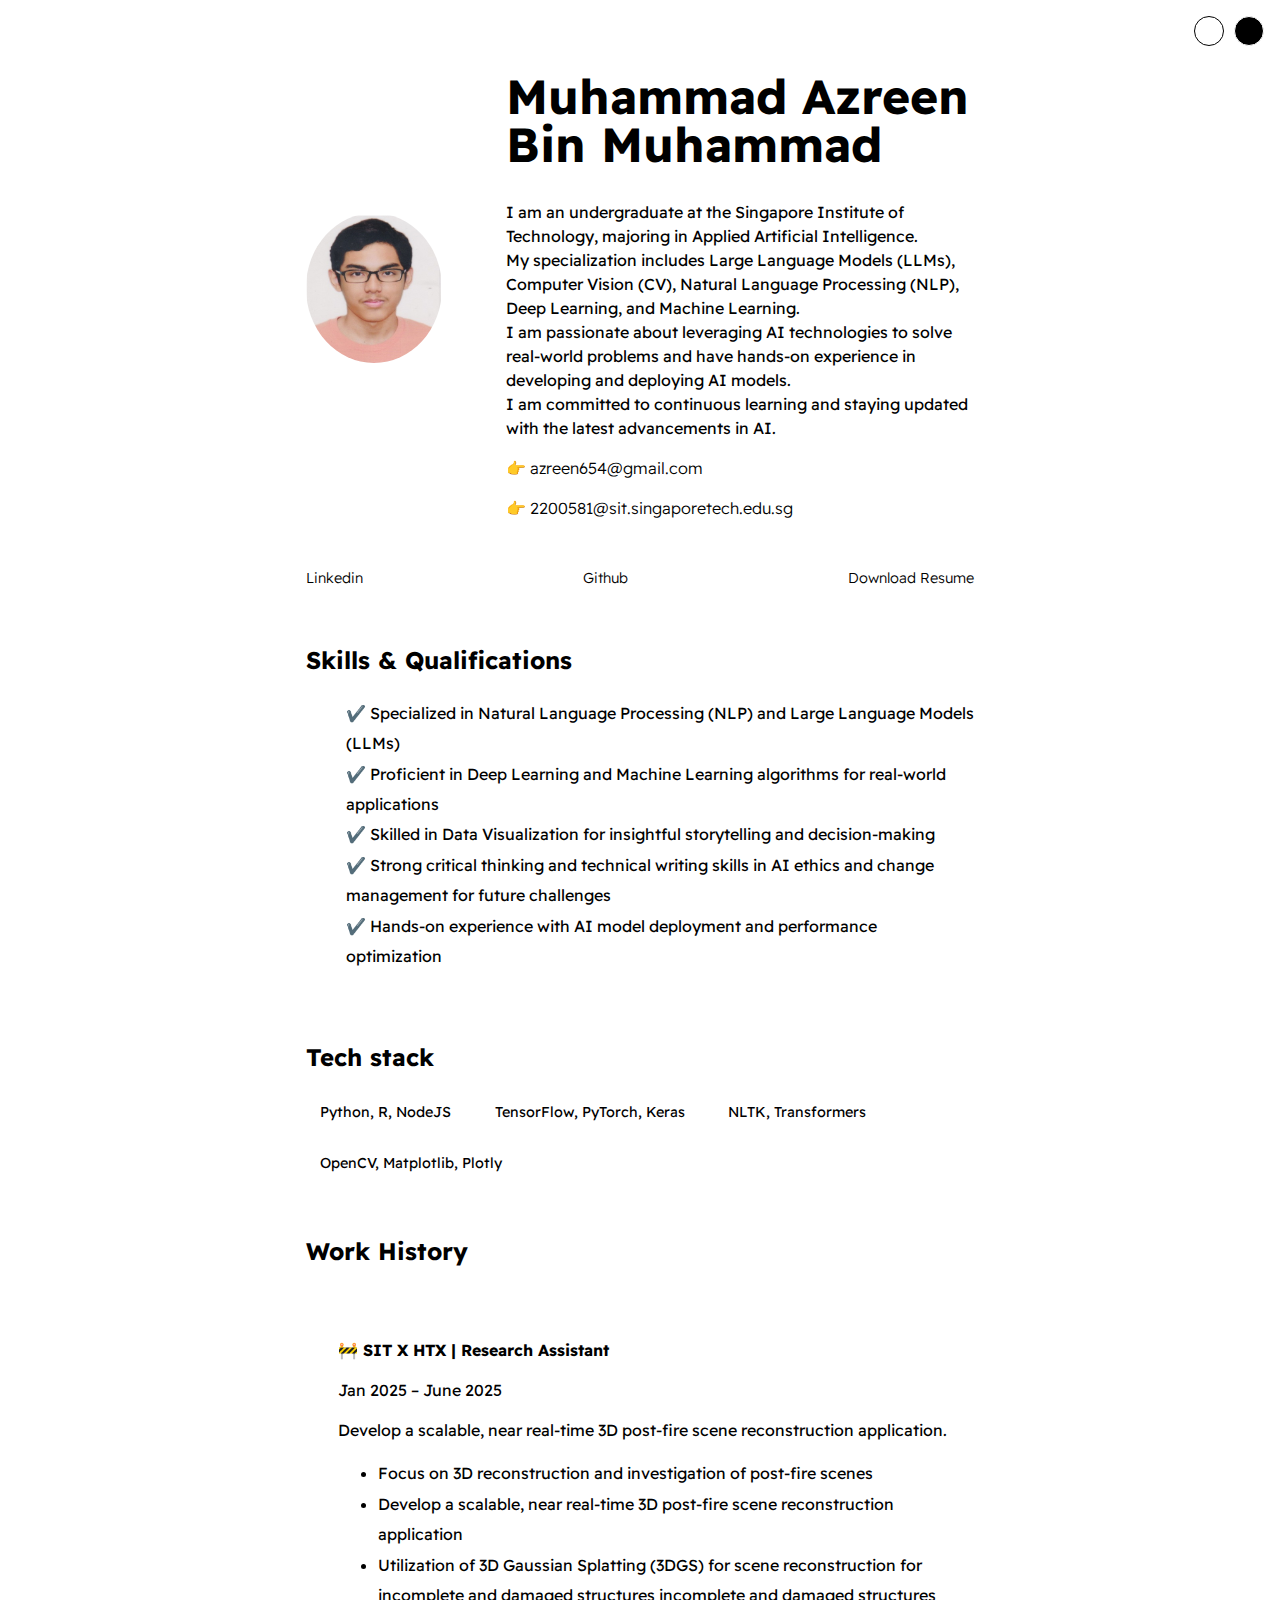
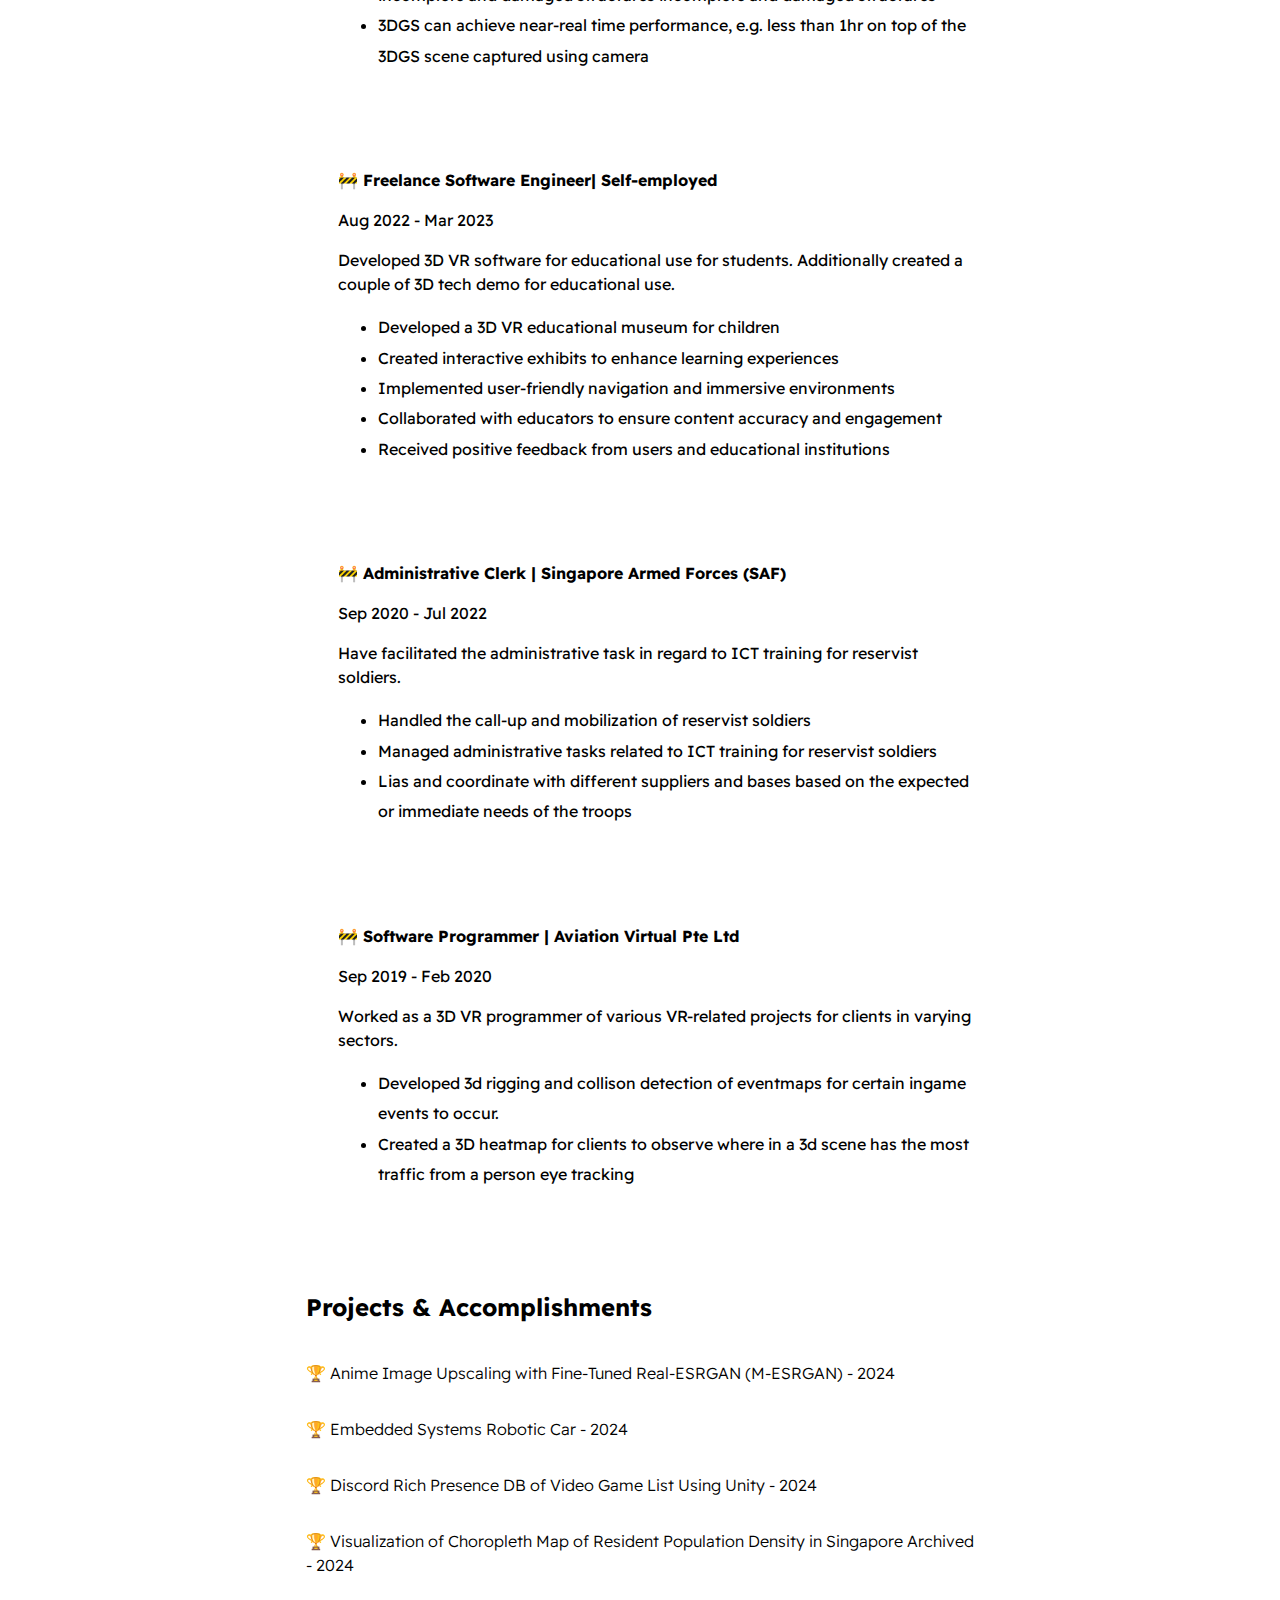
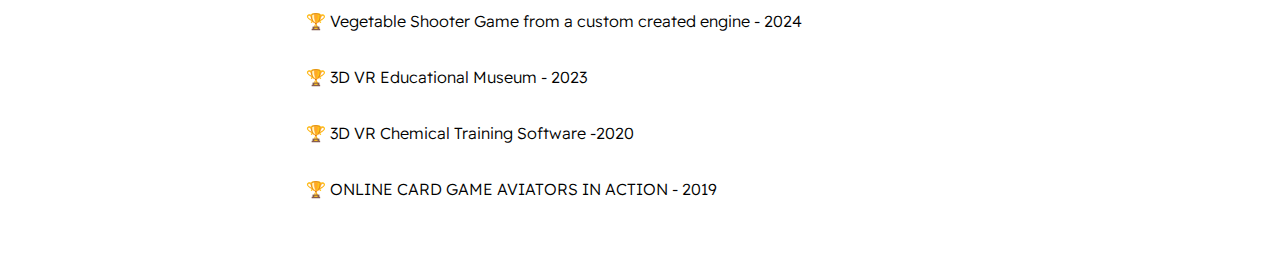
<file: index.html>
<!DOCTYPE html>
<html>
    <head>
        <meta charset="utf-8">
        <meta http-equiv="X-UA-Compatible" content="IE=edge">
        <title>Muhammad Azreen Bin Muhammad</title>
        <meta name="description" content="">
        <meta name="viewport" content="width=device-width, initial-scale=1">
        <link rel="stylesheet" href="./styles/main.css">
        <link rel="stylesheet" href="./styles/theme-switcher.css">
    </head>
    <body>
        <div id="container--main">

            <section id="wrapper--hero" class="section--page">
                <img id="profile-pic" src="./assets/images/profile_pic_azreen_old.png">

                <div>
                    <h1 id="user-name">Muhammad Azreen Bin Muhammad</h1>
                    <p id="bio"></p>
                        I am an undergraduate at the Singapore Institute of Technology, majoring in Applied Artificial Intelligence.<br>
                        My specialization includes Large Language Models (LLMs), Computer Vision (CV), Natural Language Processing (NLP), Deep Learning, and Machine Learning.<br>
                        I am passionate about leveraging AI technologies to solve real-world problems and have hands-on experience in developing and deploying AI models.<br>
                        I am committed to continuous learning and staying updated with the latest advancements in AI.
                    </p>
                    <p id="email">👉 <a href="mailto:azreen654@gmail.com">azreen654@gmail.com</a>
                    <p id="email">👉 <a href="mailto:2200581@sit.singaporetech.edu.sg">2200581@sit.singaporetech.edu.sg</a></p>
                </div>  
            </section>

            <section class="section--page">
        
                <div id="socials--list">
                    <a href="https://www.linkedin.com/in/muhammad-azreen/" target="_blank">Linkedin</a>
                    <a href="https://github.com/The1Azreen" target="_blank">Github</a>
                    <a href="./assets/Resume_Muhammad_Azreen_Bin_Muhammad.pdf" target="_blank">Download Resume</a>
                </div>
            </section>

            <section class="section--page">
                <h2>Skills & Qualifications</h2>
                <ul id="qualifications--list">
                    <li>✔️ Specialized in Natural Language Processing (NLP) and Large Language Models (LLMs)</li>
                    <li>✔️ Proficient in Deep Learning and Machine Learning algorithms for real-world applications</li>
                    <li>✔️ Skilled in Data Visualization for insightful storytelling and decision-making</li>
                    <li>✔️ Strong critical thinking and technical writing skills in AI ethics and change management for future challenges</li>
                    <li>✔️ Hands-on experience with AI model deployment and performance optimization</li>
                </ul>
            </section>

            <section class="section--page">
                <h2>Tech stack</h2>

                <div id="wrapper--techstack__items">
                    <div class="card--techstack"><span>Python, R, NodeJS</span></div>
                    <div class="card--techstack"><span>TensorFlow, PyTorch, Keras</span></div>
                    <div class="card--techstack"><span>NLTK, Transformers</span></div>
                    <div class="card--techstack"><span>OpenCV, Matplotlib, Plotly</span></div>
                </div>
            </section>

            <section id="work-history-wrapper" class="section--page">
                <h2>Work History</h2>

                <div class="line-break"></div>

                <div class="card--work-history">
                    <strong>🚧 SIT X HTX | Research Assistant</strong>
                    <p>Jan 2025 – June 2025</p>
                    <p>Develop a scalable, near real-time 3D post-fire scene reconstruction application.</p>
                    <ul>
                        <li>Focus on 3D reconstruction and investigation of post-fire scenes</li>
                        <li>Develop a scalable, near real-time 3D post-fire scene reconstruction application</li>
                        <li>Utilization of 3D Gaussian Splatting (3DGS) for scene reconstruction for incomplete and damaged structures
                            incomplete and damaged structures</li>
                        <li>3DGS can achieve near-real time performance, e.g. less than 1hr on top of the 3DGS scene captured using camera</li>
                    </ul>
                </div>


                <div class="line-break"></div>

                <div class="card--work-history">
                    <strong>🚧 Freelance Software Engineer| Self-employed</strong>
                    <p>Aug 2022 - Mar 2023</p>
                    <p>Developed 3D VR software for educational use for students. Additionally created a couple of 3D tech demo for educational use.</p>
                    <ul>
                        <li>Developed a 3D VR educational museum for children</li>
                        <li>Created interactive exhibits to enhance learning experiences</li>
                        <li>Implemented user-friendly navigation and immersive environments</li>
                        <li>Collaborated with educators to ensure content accuracy and engagement</li>
                        <li>Received positive feedback from users and educational institutions</li>
                    </ul>
                </div>

                <div class="line-break"></div>
                

                <div class="card--work-history">
                    <strong>🚧 Administrative Clerk | Singapore Armed Forces (SAF) </strong>
                    <p>Sep 2020 - Jul 2022</p>
                    <p>Have facilitated the administrative task in regard to ICT training for reservist soldiers.</p>
                    <ul>
                        <li>Handled the call-up and mobilization of reservist soldiers</li>
                        <li>Managed administrative tasks related to ICT training for reservist soldiers</li>
                        <li>Lias and coordinate with different suppliers and bases based on the expected or immediate needs of the troops </li>
                    </ul>
                </div>

                <div class="line-break"></div>

                <div class="card--work-history">
                    <strong>🚧 Software Programmer | Aviation Virtual Pte Ltd</strong>
                    <p>Sep 2019 - Feb 2020</p>
                    <p>Worked as a 3D VR programmer of various VR-related projects for clients in varying sectors.</p>
                    <ul>
                        <li>Developed 3d rigging and collison detection of eventmaps for certain ingame events to occur.</li>
                        <li>Created a 3D heatmap for clients to observe where in a 3d scene has the most traffic from a person eye tracking</li>
                    </ul>
                </div>
            </section>

            <section class="section--page">
                <h2>Projects & Accomplishments</h2>

                <div class="card--project">
                    <a href="project8.html"><span>🏆 </span>Anime Image Upscaling with Fine-Tuned Real-ESRGAN (M-ESRGAN) - 2024</a>
                </div> 

                <div class="card--project">
                    <a href="project7.html"><span>🏆 </span>Embedded Systems Robotic Car - 2024</a>
                </div> 
                
                <div class="card--project">
                    <a href="project6.html"><span>🏆 </span>Discord Rich Presence DB of Video Game List Using Unity - 2024</a>
                </div>

                <div class="card--project">
                    <a href="project5.html" ><span>🏆 </span>Visualization of Choropleth Map of Resident Population Density in Singapore Archived - 2024</a>
                </div>

                <div class="card--project">
                    <a href="project4.html" ><span>🏆 </span>Vegetable Shooter Game from a custom created engine - 2024</a>
                </div>

                <div class="card--project">
                    <a href="project3.html" ><span>🏆 </span>3D VR Educational Museum - 2023</a>
                </div>

                <div class="card--project">
                    <a href="project2.html"><span>🏆 </span>3D VR Chemical Training Software -2020</a>
                </div>

                <div class="card--project">
                    <a href="project1.html"><span>🏆 </span>ONLINE CARD GAME AVIATORS IN ACTION - 2019</a>
                </div>

            </section>

       
        </div>
        <div id="theme-switcher">
            <div class="theme" id="theme-light" data-theme="light"></div>
            <div class="theme" id="theme-dark" data-theme="dark"></div>
        </div>
    </body>
    <script src="js/theme-switcher.js"></script>
</html>
</file>
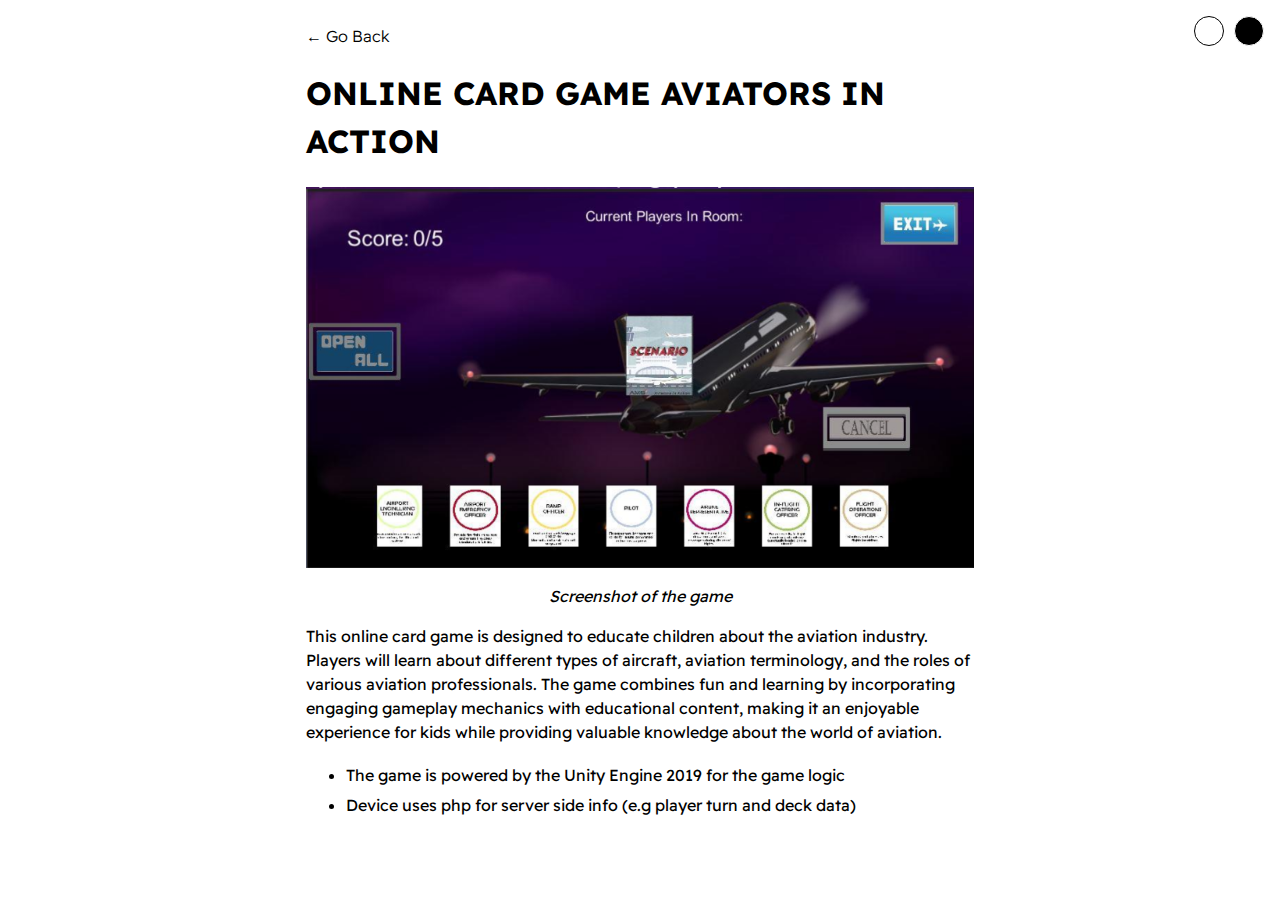
<file: project1.html>
<!DOCTYPE html>
<html>
    <head>
        <meta charset="utf-8">
        <meta http-equiv="X-UA-Compatible" content="IE=edge">
        <title>Muhammad Azreen Bin Muhammad</title>
        <meta name="description" content="">
        <meta name="viewport" content="width=device-width, initial-scale=1">
        <link rel="stylesheet" href="./styles/main.css">
        <link rel="stylesheet" href="./styles/theme-switcher.css">
    </head>
    <body>
        <div id="container--main">
            <a href="index.html">&#x2190; Go Back</a>
            <h1>ONLINE CARD GAME AVIATORS IN ACTION</h1>

            <div style="text-align: center;">
                <img src="./assets/images/Aviatiors_In_Action.png" alt="Project Image" style="max-width: 100%; height: auto;">
            </div>
            <div style="text-align: center; margin-top: 10px;">
                <em>Screenshot of the game</em>
            </div>
            <p>This online card game is designed to educate children about the aviation industry. Players will learn about different types of aircraft, aviation terminology, and the roles of various aviation professionals. The game combines fun and learning by incorporating engaging gameplay mechanics with educational content, making it an enjoyable experience for kids while providing valuable knowledge about the world of aviation.</p>
            

            <ul>
                <li>The game is powered by the Unity Engine 2019 for the game logic</li>
                <li>Device uses php for server side info (e.g player turn and deck data)</li>
            </ul>
        </div>

        <div id="theme-switcher">
            <div class="theme" id="theme-light" data-theme="light"></div>
            <div class="theme" id="theme-dark" data-theme="dark"></div>
        </div>
    </body>
    <script src="js/theme-switcher.js"></script>
</html>
</file>
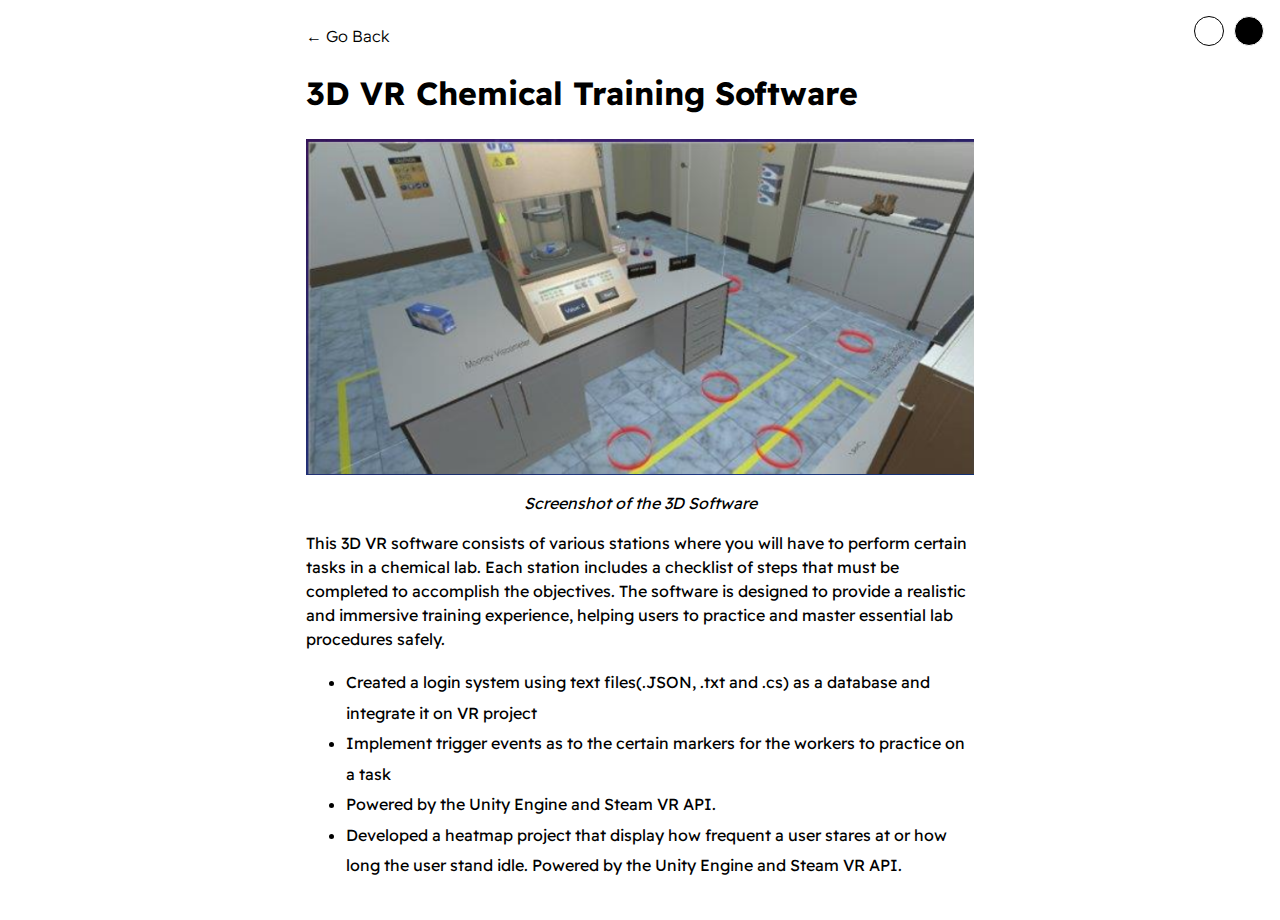
<file: project2.html>
<!DOCTYPE html>
<html>
    <head>
        <meta charset="utf-8">
        <meta http-equiv="X-UA-Compatible" content="IE=edge">
        <title>Muhammad Azreen Bin Muhammad</title>
        <meta name="description" content="">
        <meta name="viewport" content="width=device-width, initial-scale=1">
        <link rel="stylesheet" href="./styles/main.css">
        <link rel="stylesheet" href="./styles/theme-switcher.css">
    </head>
    <body>
        <div id="container--main">
            <a href="index.html">&#x2190; Go Back</a>
            <h1>3D VR Chemical Training Software</h1>

            <div style="text-align: center;">
                <img src="./assets/images/3D_VR_Chemical_Training_Software.png" alt="Project Image" style="max-width: 100%; height: auto;">
            </div>
            <div style="text-align: center; margin-top: 10px;">
                <em>Screenshot of the 3D Software</em>
            </div>
            <p>This 3D VR software consists of various stations where you will have to perform certain tasks in a chemical lab. 
                Each station includes a checklist of steps that must be completed to accomplish the objectives. 
                The software is designed to provide a realistic and immersive training experience, helping users to practice and master essential lab procedures safely.</p>
            

            <ul>
                <li>Created a login system using text files(.JSON, .txt and .cs) as a database and
                    integrate it on VR project</li>
                <li>Implement trigger events as to the certain markers for the workers to
                    practice on a task</li>
                <li>Powered by the Unity Engine and Steam VR API.</li>
                <li>Developed a heatmap project that display how frequent a user stares at or how long the
                    user stand idle. Powered by the Unity Engine and Steam VR API.</li>
            </ul>
        </div>

        <div id="theme-switcher">
            <div class="theme" id="theme-light" data-theme="light"></div>
            <div class="theme" id="theme-dark" data-theme="dark"></div>
        </div>
    </body>
    <script src="js/theme-switcher.js"></script>
</html>
</file>
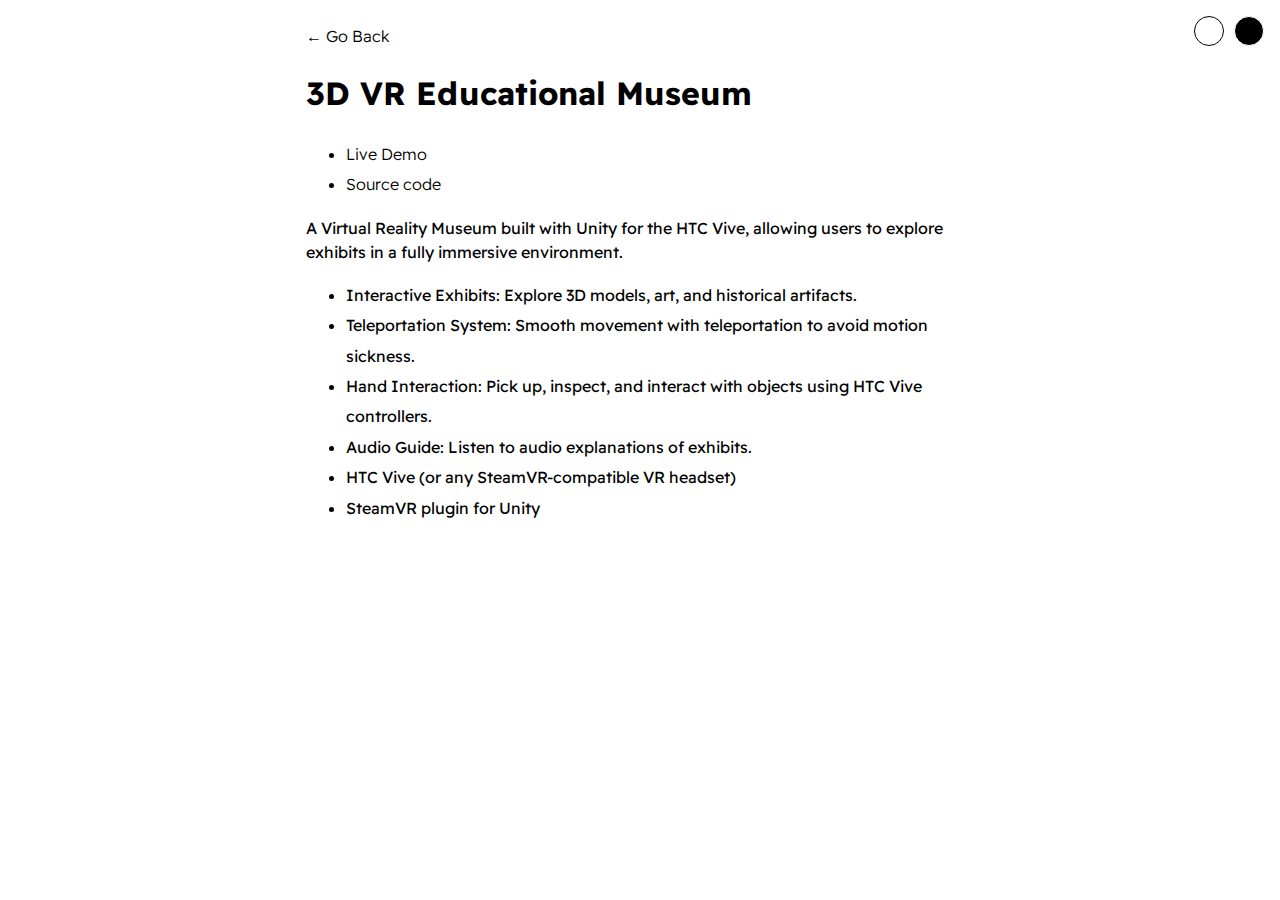
<file: project3.html>
<!DOCTYPE html>
<html>
    <head>
        <meta charset="utf-8">
        <meta http-equiv="X-UA-Compatible" content="IE=edge">
        <title>Muhammad Azreen Bin Muhammad</title>
        <meta name="description" content="">
        <meta name="viewport" content="width=device-width, initial-scale=1">
        <link rel="stylesheet" href="./styles/main.css">
        <link rel="stylesheet" href="./styles/theme-switcher.css">
    </head>
    <body>
        <div id="container--main">
            <a href="index.html">&#x2190; Go Back</a>
            <h1>3D VR Educational Museum</h1>

            <ul>
                <li><a href="https://www.youtube.com/watch?v=-x_FqWyfkkQ">Live Demo</a></li>
                <li><a href="https://github.com/The1Azreen/Vr-Museum-">Source code</a></li>
            </ul>

            <p>A Virtual Reality Museum built with Unity for the HTC Vive, allowing users to explore exhibits in a fully immersive environment.</p>
            

            <ul>
                <li>Interactive Exhibits: Explore 3D models, art, and historical artifacts.</li>
                <li>Teleportation System: Smooth movement with teleportation to avoid motion sickness.</li>
                <li>Hand Interaction: Pick up, inspect, and interact with objects using HTC Vive controllers.</li>
                <li>Audio Guide: Listen to audio explanations of exhibits.</li>
                <li>HTC Vive (or any SteamVR-compatible VR headset)</li>
                <li>SteamVR plugin for Unity</li>
            </ul>
        </div>

        <div id="theme-switcher">
            <div class="theme" id="theme-light" data-theme="light"></div>
            <div class="theme" id="theme-dark" data-theme="dark"></div>
        </div>
    </body>
    <script src="js/theme-switcher.js"></script>
</html>
</file>
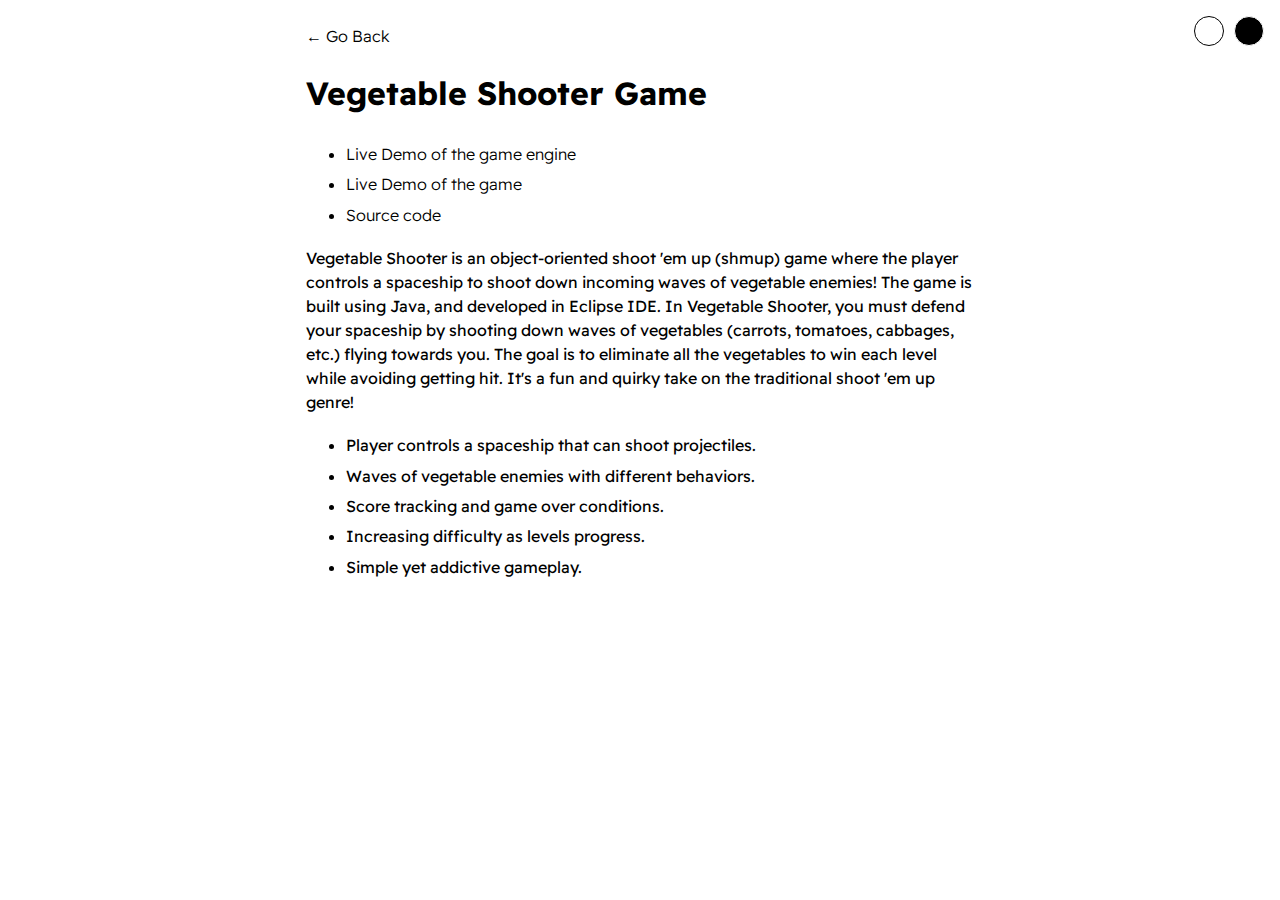
<file: project4.html>
<!DOCTYPE html>
<html>
    <head>
        <meta charset="utf-8">
        <meta http-equiv="X-UA-Compatible" content="IE=edge">
        <title>Muhammad Azreen Bin Muhammad</title>
        <meta name="description" content="">
        <meta name="viewport" content="width=device-width, initial-scale=1">
        <link rel="stylesheet" href="./styles/main.css">
        <link rel="stylesheet" href="./styles/theme-switcher.css">
    </head>
    <body>
        <div id="container--main">
            <a href="index.html">&#x2190; Go Back</a>
            <h1>Vegetable Shooter Game</h1>

            <ul>
                <li><a href="https://youtu.be/Jk18NOaAp2o?si=XVOp574Z8imE_ld8">Live Demo of the game engine</a></li>
                <li><a href="https://youtu.be/o8oZYK8bDYw">Live Demo of the game</a></li>
                <li><a href="https://github.com/The1Azreen/inf1009-oop">Source code</a></li>
            </ul>

            <p>Vegetable Shooter is an object-oriented shoot 'em up (shmup) game where the player controls a spaceship to shoot down incoming waves of vegetable enemies! The game is built using Java, and developed in Eclipse IDE. In Vegetable Shooter, you must defend your spaceship by shooting down waves of vegetables (carrots, tomatoes, cabbages, etc.) flying towards you. The goal is to eliminate all the vegetables to win each level while avoiding getting hit. It's a fun and quirky take on the traditional shoot 'em up genre!</p>
            

            <ul>
                <li>Player controls a spaceship that can shoot projectiles.</li>
                <li>Waves of vegetable enemies with different behaviors.</li>
                <li>Score tracking and game over conditions.</li>
                <li>Increasing difficulty as levels progress.</li>
                <li>Simple yet addictive gameplay.</li>
            </ul>
        </div>

        <div id="theme-switcher">
            <div class="theme" id="theme-light" data-theme="light"></div>
            <div class="theme" id="theme-dark" data-theme="dark"></div>
        </div>
    </body>
    <script src="js/theme-switcher.js"></script>
</html>
</file>
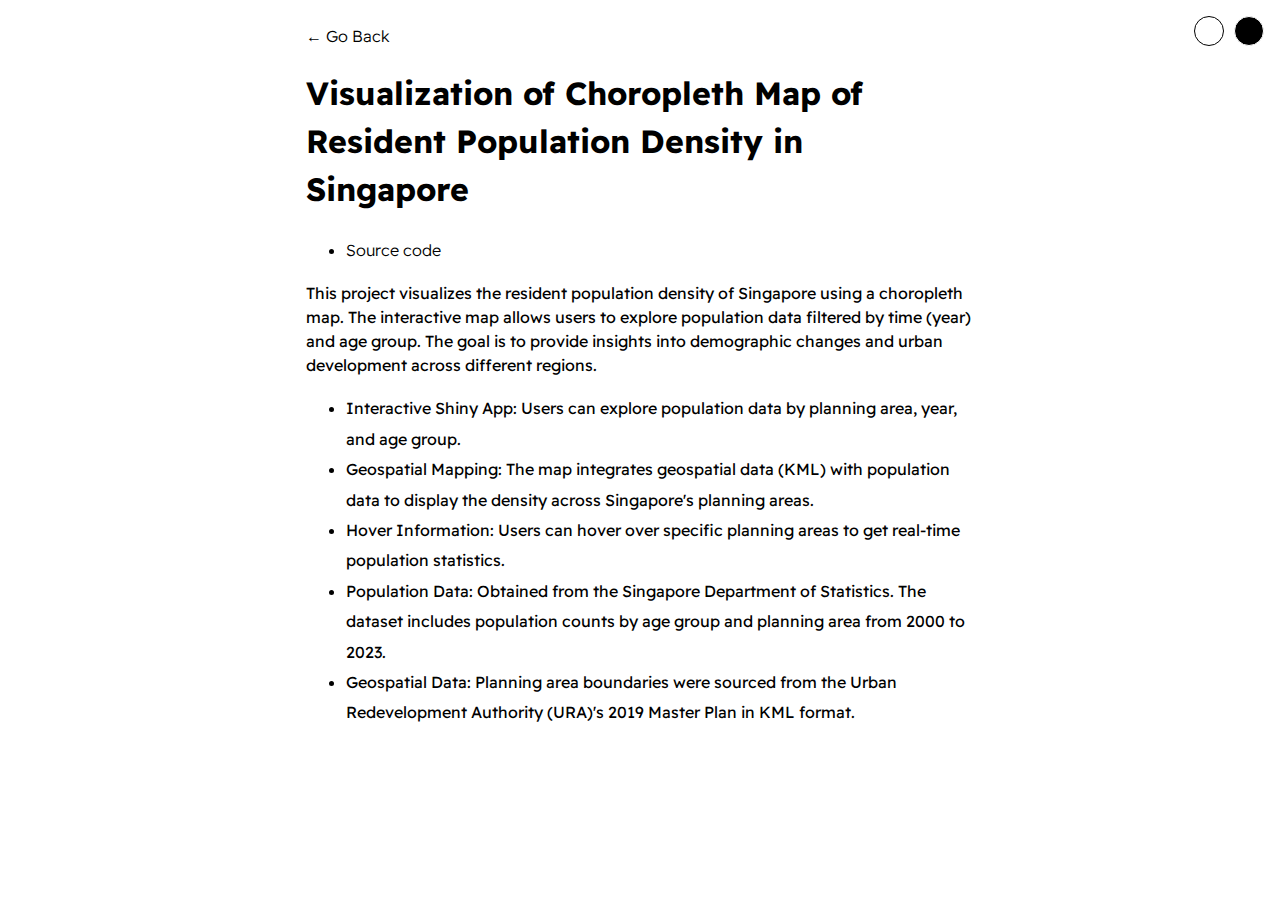
<file: project5.html>
<!DOCTYPE html>
<html>
    <head>
        <meta charset="utf-8">
        <meta http-equiv="X-UA-Compatible" content="IE=edge">
        <title>Muhammad Azreen Bin Muhammad</title>
        <meta name="description" content="">
        <meta name="viewport" content="width=device-width, initial-scale=1">
        <link rel="stylesheet" href="./styles/main.css">
        <link rel="stylesheet" href="./styles/theme-switcher.css">
    </head>
    <body>
        <div id="container--main">
            <a href="index.html">&#x2190; Go Back</a>
            <h1>Visualization of Choropleth Map of Resident Population Density in Singapore</h1>

            <ul>
                <li><a href="https://github.com/The1Azreen/Visualization-of-Choropleth-Map-of-Resident-Population-Density-in-Singapore-Archived-">Source code</a></li>
            </ul>

            <p>This project visualizes the resident population density of Singapore using a choropleth map. The interactive map allows users to explore population data filtered by time (year) and age group. The goal is to provide insights into demographic changes and urban development across different regions.</p>
            

            <ul>
                <li>Interactive Shiny App: Users can explore population data by planning area, year, and age group.</li>
                <li>Geospatial Mapping: The map integrates geospatial data (KML) with population data to display the density across Singapore's planning areas.</li>
                <li>Hover Information: Users can hover over specific planning areas to get real-time population statistics.</li>
                <li>Population Data: Obtained from the Singapore Department of Statistics. The dataset includes population counts by age group and planning area from 2000 to 2023.</li>
                <li>Geospatial Data: Planning area boundaries were sourced from the Urban Redevelopment Authority (URA)'s 2019 Master Plan in KML format.</li>
            </ul>
        </div>

        <div id="theme-switcher">
            <div class="theme" id="theme-light" data-theme="light"></div>
            <div class="theme" id="theme-dark" data-theme="dark"></div>
        </div>
    </body>
    <script src="js/theme-switcher.js"></script>
</html>
</file>
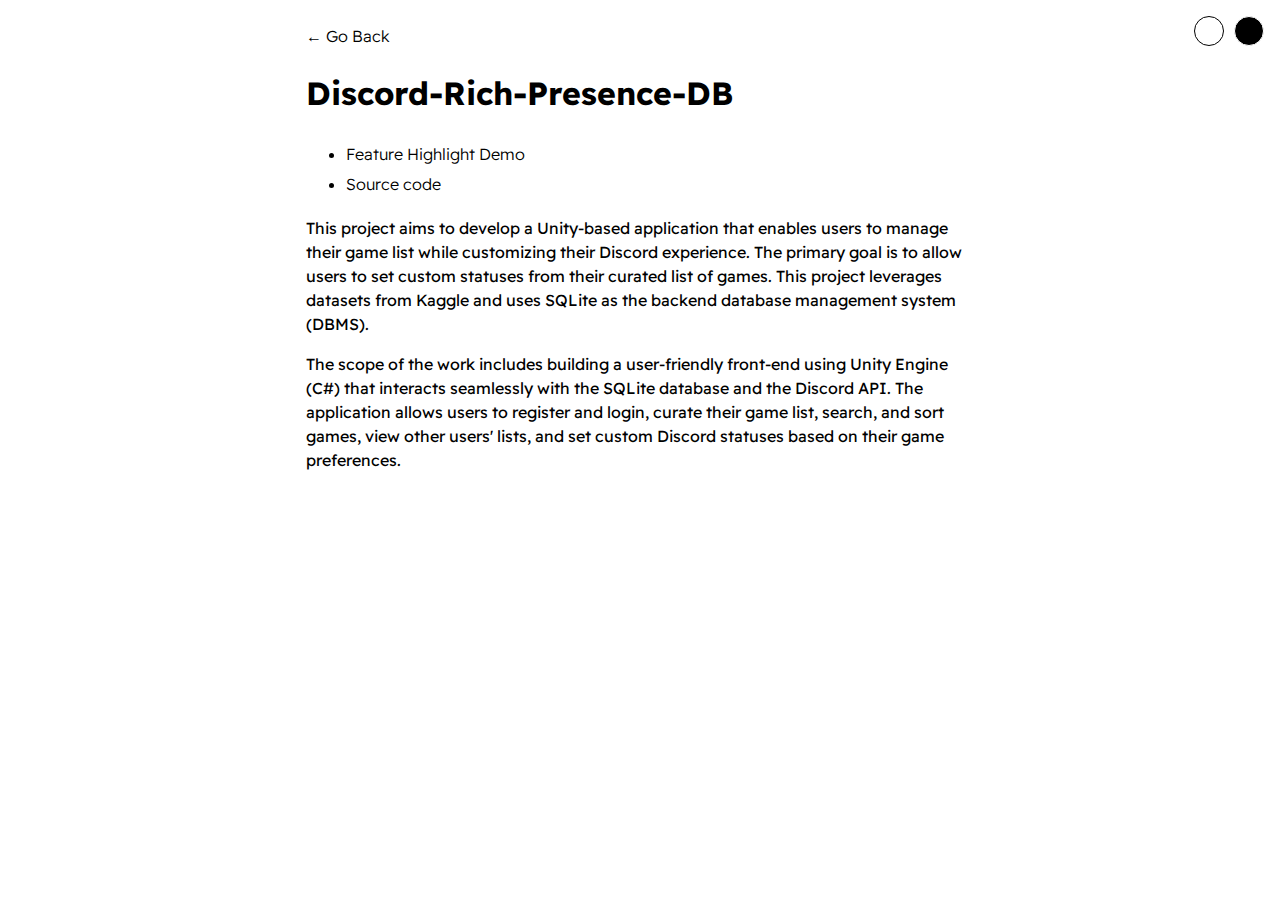
<file: project6.html>
<!DOCTYPE html>
<html>
    <head>
        <meta charset="utf-8">
        <meta http-equiv="X-UA-Compatible" content="IE=edge">
        <title>Muhammad Azreen Bin Muhammad</title>
        <meta name="description" content="">
        <meta name="viewport" content="width=device-width, initial-scale=1">
        <link rel="stylesheet" href="./styles/main.css">
        <link rel="stylesheet" href="./styles/theme-switcher.css">
    </head>
    <body>
        <div id="container--main">
            <a href="index.html">&#x2190; Go Back</a>
            <h1>Discord-Rich-Presence-DB</h1>

            <ul>
                <li><a href="https://youtu.be/Ikmwjqnee0A">Feature Highlight Demo</a></li>
                <li><a href="https://github.com/The1Azreen/Discord-Rich-Presence-DB">Source code</a></li>
            </ul>

            <p>This project aims to develop a Unity-based application that enables users to manage their game list while customizing their Discord experience. The primary goal is to allow users to set custom statuses from their curated list of games. This project leverages datasets from Kaggle and uses SQLite as the backend database management system (DBMS).</p>

            <p>The scope of the work includes building a user-friendly front-end using Unity Engine (C#) that interacts seamlessly with the SQLite database and the Discord API. The application allows users to register and login, curate their game list, search, and sort games, view other users' lists, and set custom Discord statuses based on their game preferences.</p>


        </div>

        <div id="theme-switcher">
            <div class="theme" id="theme-light" data-theme="light"></div>
            <div class="theme" id="theme-dark" data-theme="dark"></div>
        </div>
    </body>
    <script src="js/theme-switcher.js"></script>
</html>
</file>
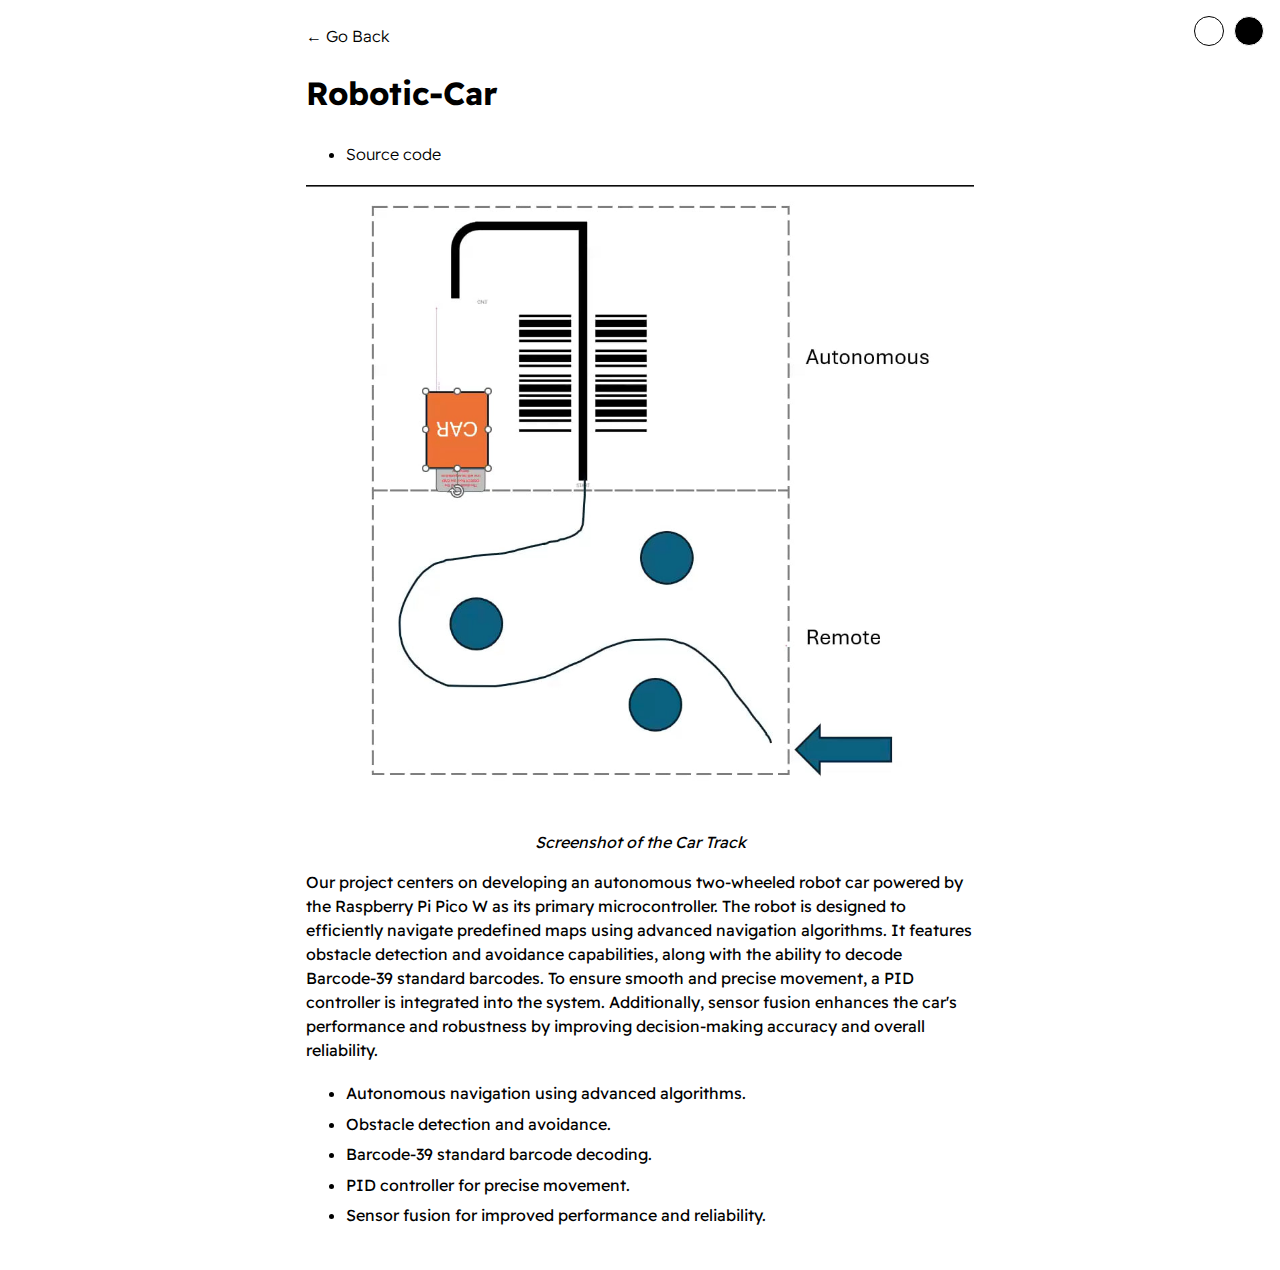
<file: project7.html>
<!DOCTYPE html>
<html>
    <head>
        <meta charset="utf-8">
        <meta http-equiv="X-UA-Compatible" content="IE=edge">
        <title>Muhammad Azreen Bin Muhammad</title>
        <meta name="description" content="">
        <meta name="viewport" content="width=device-width, initial-scale=1">
        <link rel="stylesheet" href="./styles/main.css">
        <link rel="stylesheet" href="./styles/theme-switcher.css">
    </head>
    <body>
        <div id="container--main">
            <a href="index.html">&#x2190; Go Back</a>
            <h1>Robotic-Car</h1>

            <ul>
                <li><a href="https://github.com/The1Azreen/Robotic-Car">Source code</a></li>
            </ul>
            <div style="text-align: center;">
                <img src="./assets/images/Sample_Map.jpg" alt="Project Image" style="max-width: 100%; height: auto;">
            </div>
            <div style="text-align: center; margin-top: 10px;">
                <em>Screenshot of the Car Track</em>
            </div>
            <p>Our project centers on developing an autonomous two-wheeled robot car powered by the Raspberry Pi Pico W as its primary microcontroller. The robot is designed to efficiently navigate predefined maps using advanced navigation algorithms. It features obstacle detection and avoidance capabilities, along with the ability to decode Barcode-39 standard barcodes. To ensure smooth and precise movement, a PID controller is integrated into the system. Additionally, sensor fusion enhances the car's performance and robustness by improving decision-making accuracy and overall reliability.</p>

            <ul>
                <li>Autonomous navigation using advanced algorithms.</li>
                <li>Obstacle detection and avoidance.</li>
                <li>Barcode-39 standard barcode decoding.</li>
                <li>PID controller for precise movement.</li>
                <li>Sensor fusion for improved performance and reliability.</li>
            </ul>


        </div>

        <div id="theme-switcher">
            <div class="theme" id="theme-light" data-theme="light"></div>
            <div class="theme" id="theme-dark" data-theme="dark"></div>
        </div>
    </body>
    <script src="js/theme-switcher.js"></script>
</html>
</file>
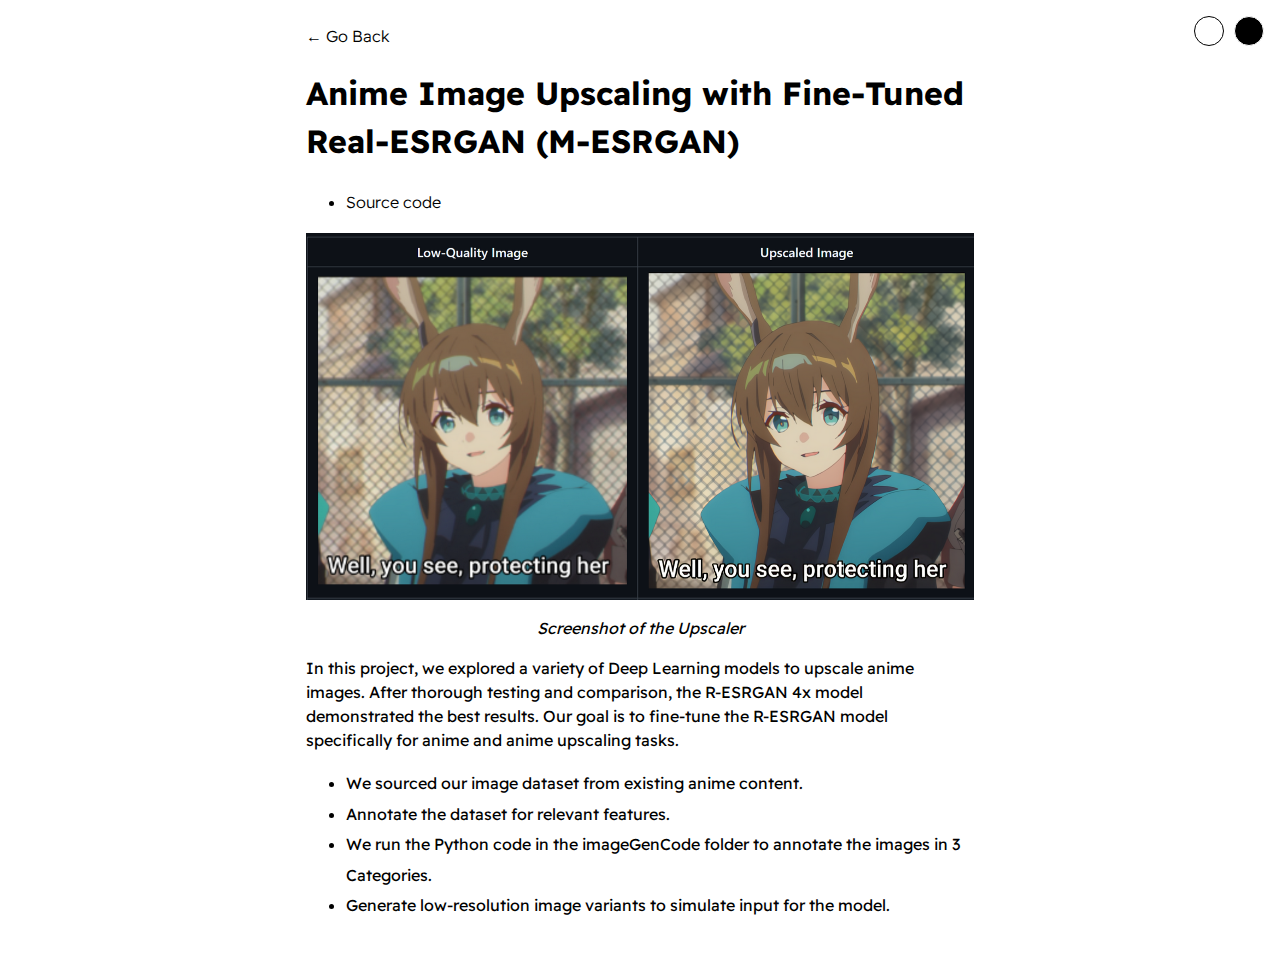
<file: project8.html>
<!DOCTYPE html>
<html>
    <head>
        <meta charset="utf-8">
        <meta http-equiv="X-UA-Compatible" content="IE=edge">
        <title>Muhammad Azreen Bin Muhammad</title>
        <meta name="description" content="">
        <meta name="viewport" content="width=device-width, initial-scale=1">
        <link rel="stylesheet" href="./styles/main.css">
        <link rel="stylesheet" href="./styles/theme-switcher.css">
    </head>
    <body>
        <div id="container--main">
            <a href="index.html">&#x2190; Go Back</a>
            <h1>Anime Image Upscaling with Fine-Tuned Real-ESRGAN (M-ESRGAN)</h1>

            <ul>
                <li><a href="https://github.com/The1Azreen/Anime-Image-Upscaling-with-Fine-Tuned-Real-ESRGAN-M-ESRGAN-">Source code</a></li>
            </ul>
            <div style="text-align: center;">
                <img src="./assets/images/Upscaler.png" alt="Project Image" style="max-width: 100%; height: auto;">
            </div>
            <div style="text-align: center; margin-top: 10px;">
                <em>Screenshot of the Upscaler</em>
            </div>
            <p>In this project, we explored a variety of Deep Learning models to upscale anime images. After thorough testing and comparison, the R-ESRGAN 4x model demonstrated the best results. Our goal is to fine-tune the R-ESRGAN model specifically for anime and anime upscaling tasks.</p>

            <ul>
                <li>We sourced our image dataset from existing anime content.</li>
                <li>Annotate the dataset for relevant features.</li>
                <li>We run the Python code in the imageGenCode folder to annotate the images in 3 Categories.</li>
                <li>Generate low-resolution image variants to simulate input for the model.</li>
            </ul>


        </div>

        <div id="theme-switcher">
            <div class="theme" id="theme-light" data-theme="light"></div>
            <div class="theme" id="theme-dark" data-theme="dark"></div>
        </div>
    </body>
    <script src="js/theme-switcher.js"></script>
</html>
</file>
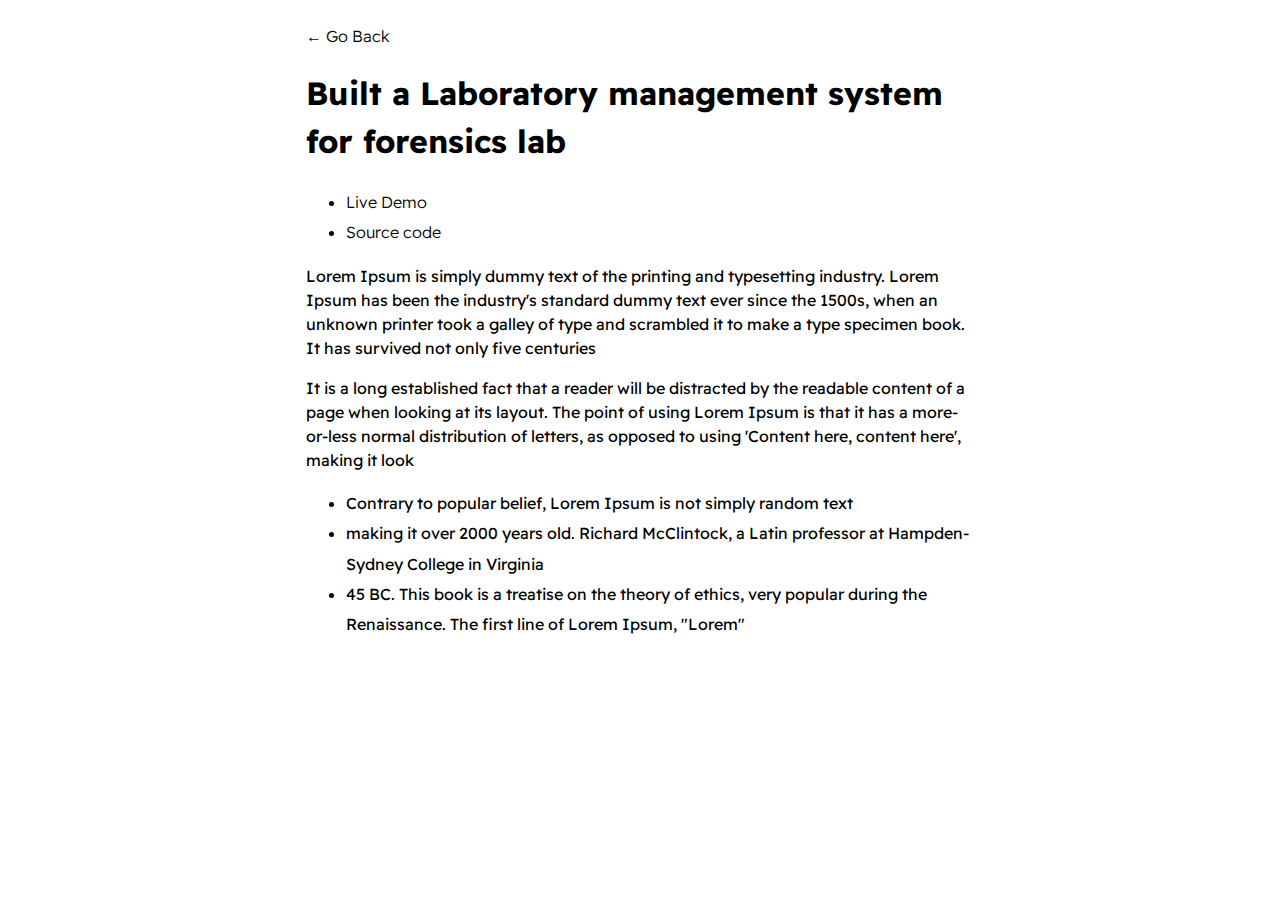
<file: template.html>
<!DOCTYPE html>
<html>
    <head>
        <meta charset="utf-8">
        <meta http-equiv="X-UA-Compatible" content="IE=edge">
        <title>Dennis Ivy</title>
        <meta name="description" content="">
        <meta name="viewport" content="width=device-width, initial-scale=1">
        <link rel="stylesheet" href="./styles/main.css">
    </head>
    <body>
        <div id="container--main">
            <a href="index.html">&#x2190; Go Back</a>
            <h1>Built a Laboratory management system for forensics lab</h1>

            <ul>
                <li><a href="#">Live Demo</a></li>
                <li><a href="#">Source code</a></li>
            </ul>
            <p>Lorem Ipsum is simply dummy text of the printing and typesetting industry. Lorem Ipsum has been the industry's standard dummy text ever since the 1500s, when an unknown printer took a galley of type and scrambled it to make a type specimen book. It has survived not only five centuries</p>
            
            <p>It is a long established fact that a reader will be distracted by the readable content of a page when looking at its layout. The point of using Lorem Ipsum is that it has a more-or-less normal distribution of letters, as opposed to using 'Content here, content here', making it look</p>

            <ul>
                <li>Contrary to popular belief, Lorem Ipsum is not simply random text</li>
                <li>making it over 2000 years old. Richard McClintock, a Latin professor at Hampden-Sydney College in Virginia</li>
                <li>45 BC. This book is a treatise on the theory of ethics, very popular during the Renaissance. The first line of Lorem Ipsum, "Lorem"</li>
            </ul>
        </div>
    </body>
</html>
</file>
<file: styles/main.css>
@import url('https://fonts.googleapis.com/css2?family=Readex+Pro:wght@300;400;500;600;700&display=swap');

:root{
    --mainTextColor-light:#000;
    --secondaryTextColor-light:rgb(51 51 51);
    --mainLinkColor-light:#0da2b8;
    --mainBorderColor-light:rgb(218, 218, 218);
    --mainBgColor-light:rgb(249, 250,251);
}

[data-theme="dark"]{
    --mainTextColor:#fff;
    --secondaryTextColor:#adb0b1;
    --mainLinkColor:rgb(30, 190,214);
    --mainBorderColor:#2b3031;
    --mainBgColor:#131415;
}



*{
    font-family: 'Readex Pro';
    line-height: 1.5em;
    box-sizing: border-box;
    color: var(--mainTextColor);
    
}

body{
    background-color: var(--mainBgColor);            
}

p, span, li{
    color: var(--secondaryTextColor);
    font-size: 1em;
}

a{
    text-decoration: none;
    color: var(--mainLinkColor);
    font-weight: 500;
}

li{
    line-height: 1.9em;
}

#container--main{
    max-width: 700px;
    margin: 0 auto;
    padding: 1em;
}

.section--page{
    padding-top: 1em;
    padding-bottom: 1em;
}

#wrapper--hero{
    display: flex;
    align-items: center;
    gap: 4em;
}

#bio, a{
    font-weight: 300;
}

#user-name{
    font-size: 48px;
    line-height: 1em;
}

#profile-pic{
    width: 150px;
    height: 150px;
    object-fit: cover;
    border-radius: 50%;
}

#email{
    color: var(--mainTextColor);
}

#socials--list{
    display: flex;
    justify-content: space-between;
    column-gap: 1em;
    flex-wrap: wrap;
}

#socials--list a{
    font-weight: 300;
    color: var(--secondaryTextColor);
    font-size: 0.9em;
    transition: 0.3s;
}

#socials--list a:hover{
    font-weight: 100;
    color: var(--mainLinkColor);
    font-size: 0.9em;
}

#qualifications--list{
    list-style: none;
}

#wrapper--techstack__items{
    display: flex;
    flex-wrap: wrap;
    gap: 1em;
    font-size: 0.9em;
}

/* Project Code */

.card--techstack{
    border: 1px solid var(--mainBorderColor);
    border-radius: 5px;
    padding: 0.5em 1em;
    align-items: center;
}

.card--project{
    padding-top: 1em;
    padding-bottom: 1em;
    border-top: 1px solid var(--mainBorderColor);
}

.card--project a{
    color: var(--mainTextColor);

    transition: 0.3s;
}

.card--project a:hover{
    color: rgb(30, 190,214);

}

.card--work-history{
    border-left: 1px solid var(--mainBorderColor);
    margin-top: 3em;
    margin-bottom: 3em;
    padding-left: 2em;
}

.line-break{
    background-color: var(--mainBorderColor);
    height: 1px;
}

/* Media Queries */

@media(max-width:600px){

    .section--page{
        padding-top: 1em;
        padding-bottom: 1em;
        margin-top: 3em;
    }

    #wrapper--hero{
        display: flex;
        align-items: center;
        gap: 1em;
    }

    #profile-pic{
        width: 200px;
        height: 200px;
    }

    #wrapper--hero{
        flex-direction: column;
    }

    .card--work-history{
        border-left: none;
        padding-left: 0;
    }
}
</file>
<file: styles/theme-switcher.css>
#theme-switcher{
    position: fixed;
    right:1em;
    top: 1em;
    display: flex;
    gap: 10px;
    cursor: pointer;
}

.theme{
    height: 30px;
    width: 30px;
    border-radius: 50%;
    transition: 0.3s;
    border: 1px solid;
}

.theme:hover{
    height: 33px;
    width: 33px;
}

#theme-dark{
    background-color: #000;
    /* border-color: #fff; */
}

#theme-light{
    background-color: #fff;
    /* border-color: #000; */
}

#theme-1{
    background-color: #999ECD;
}

#theme-2{
    background-color: #73B5DE;
}

#theme-3{
    background-color: #AD7EAD;
}
</file>
